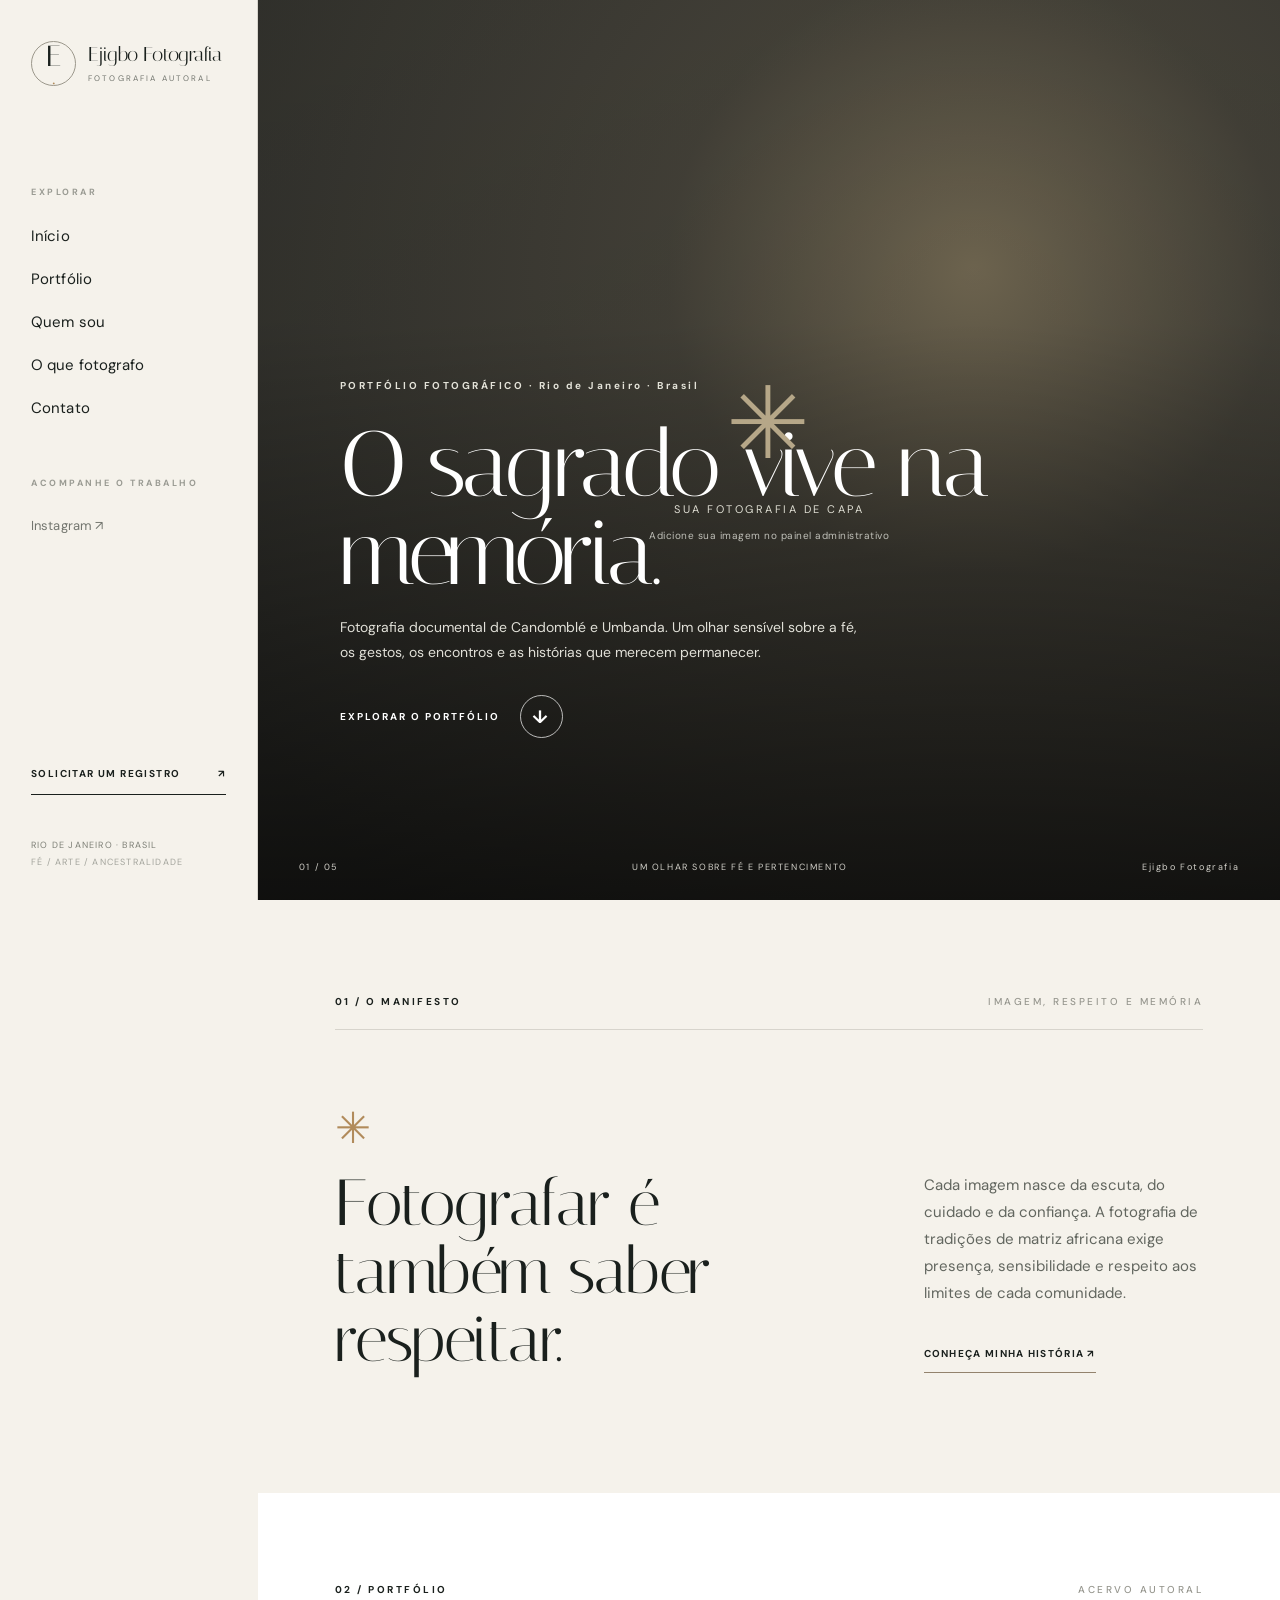
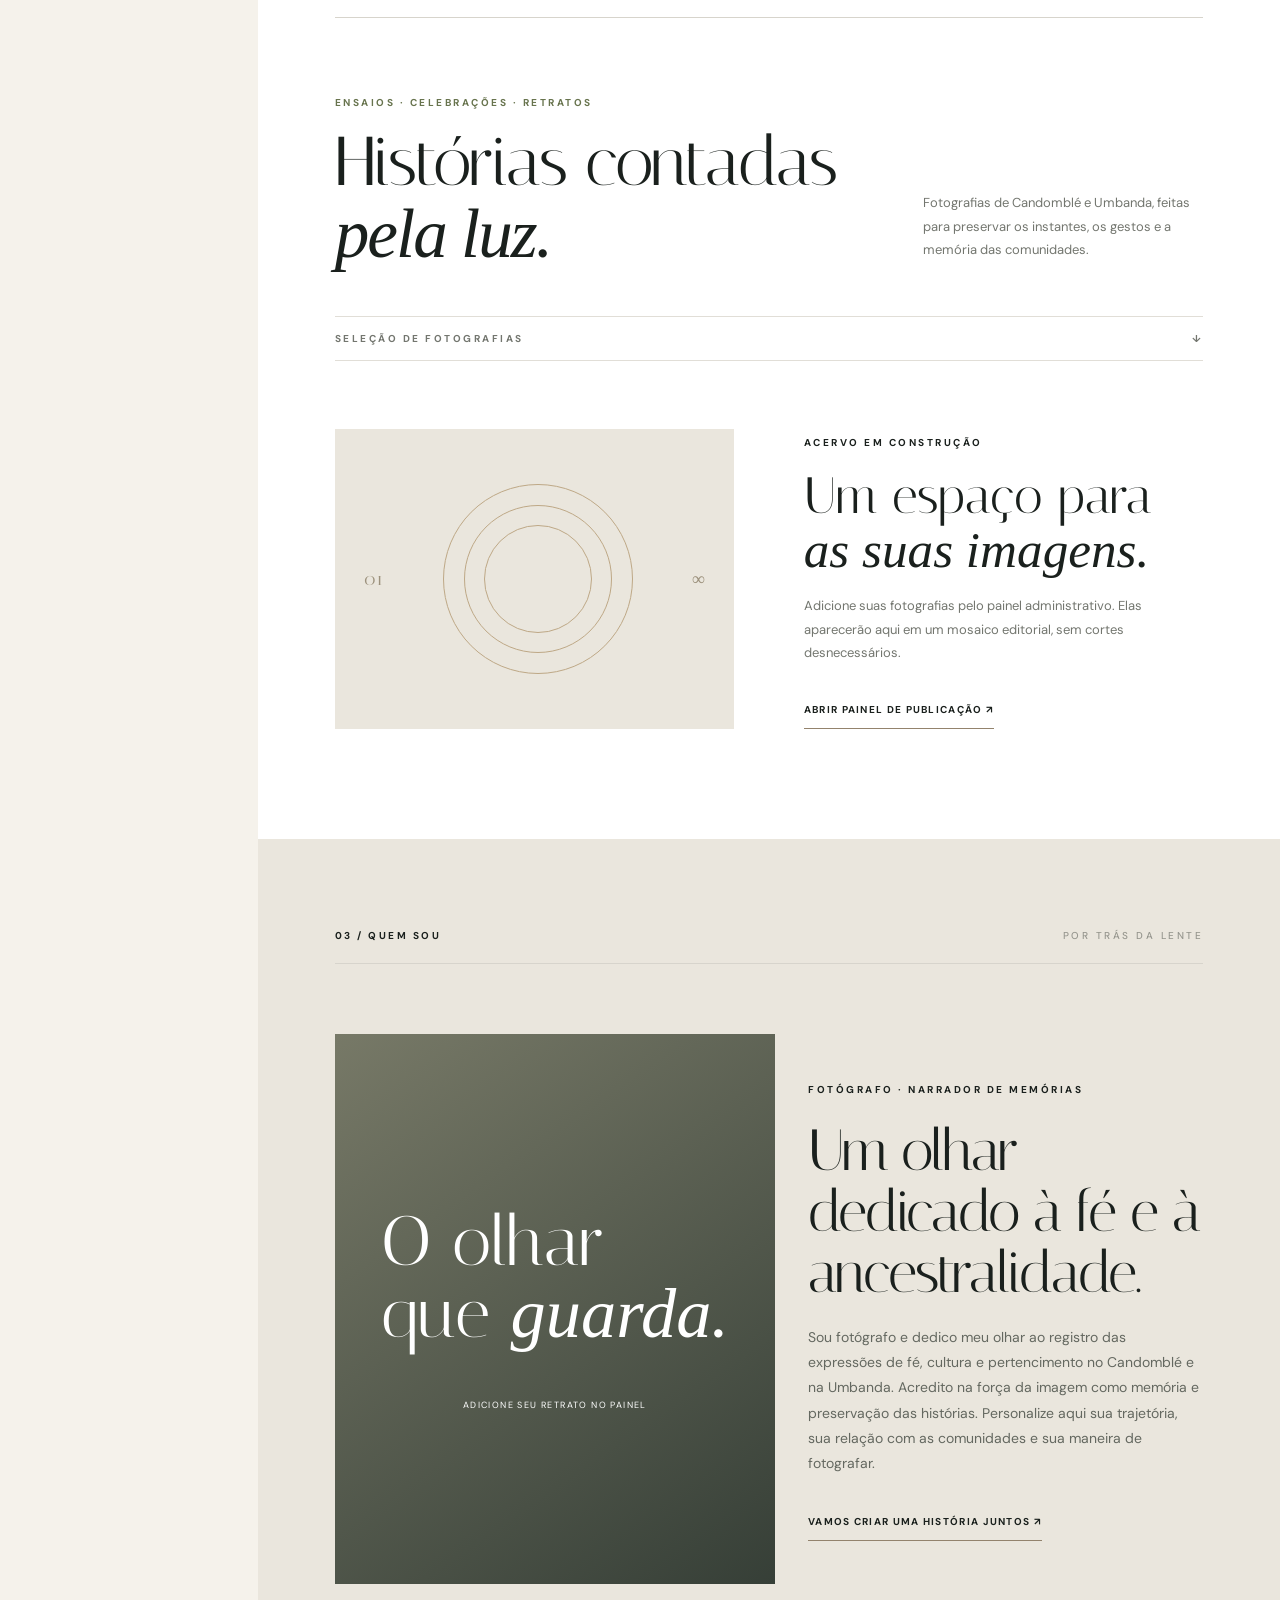
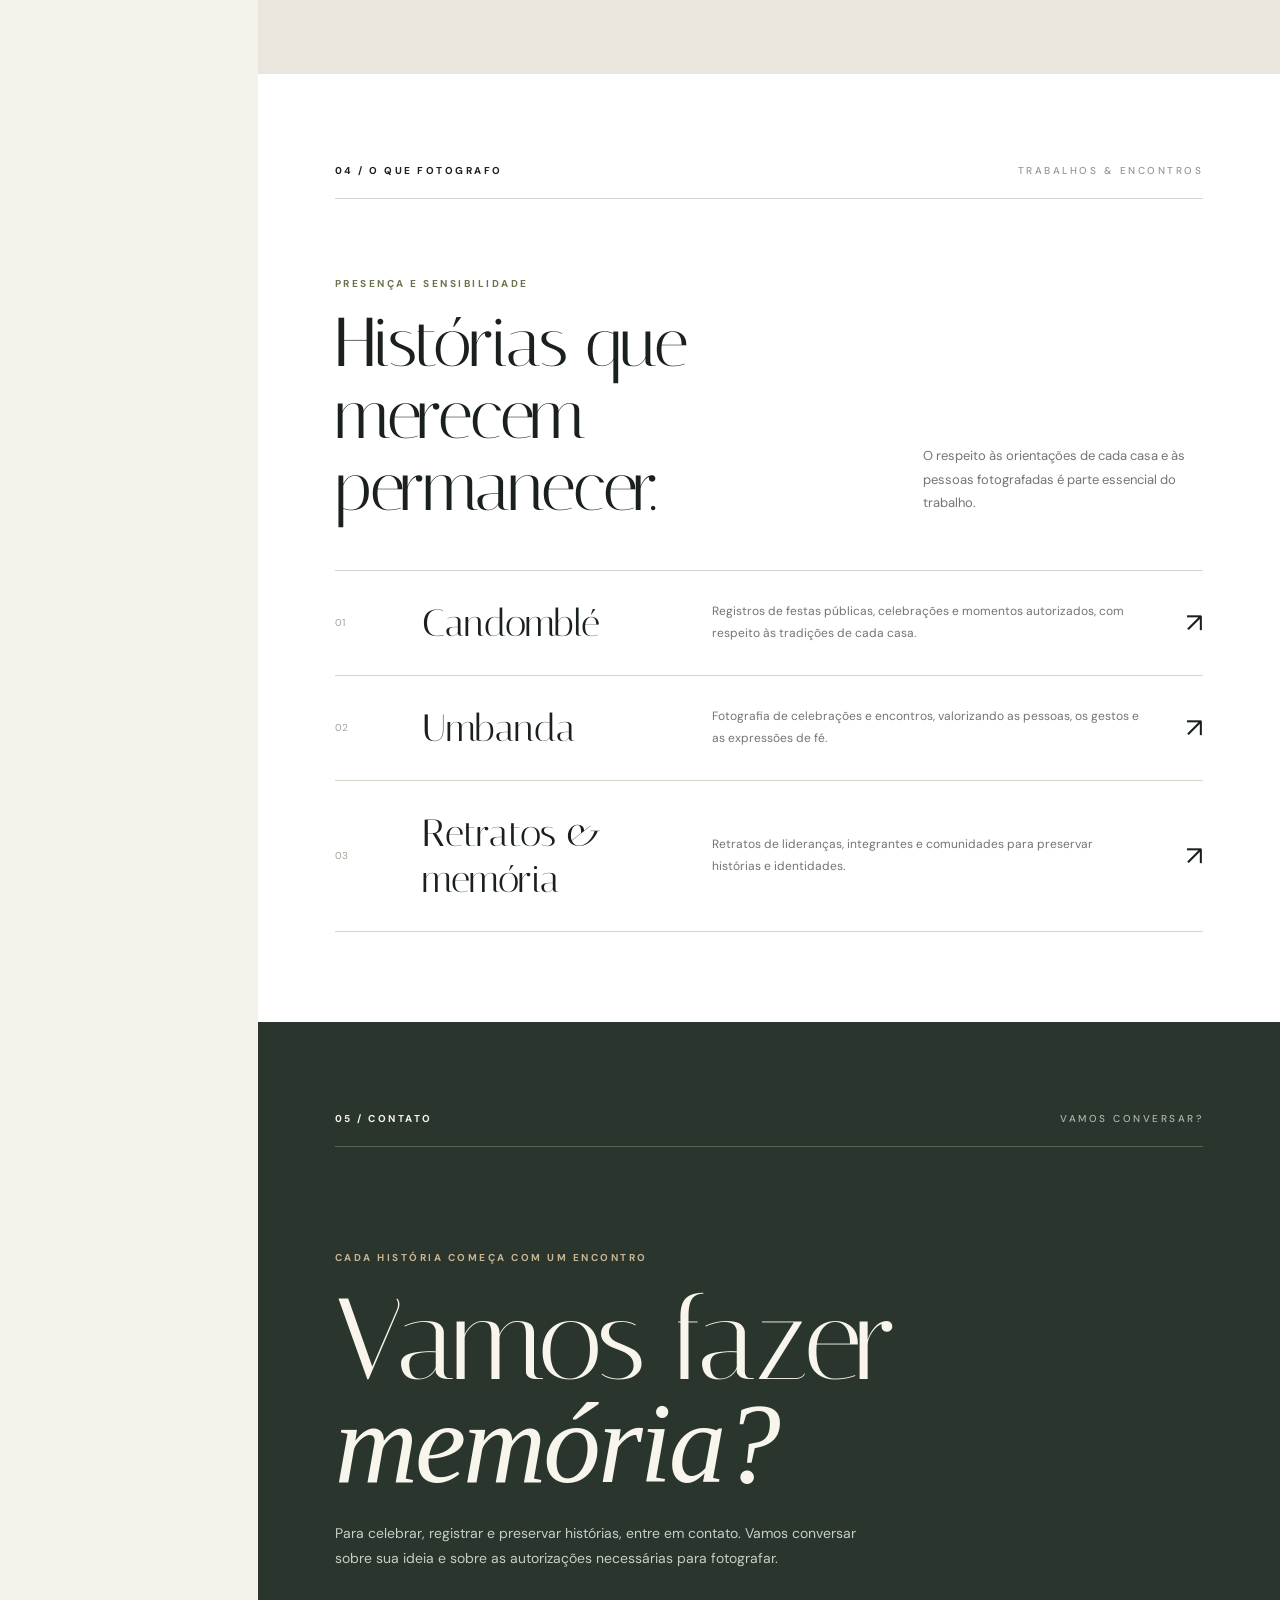
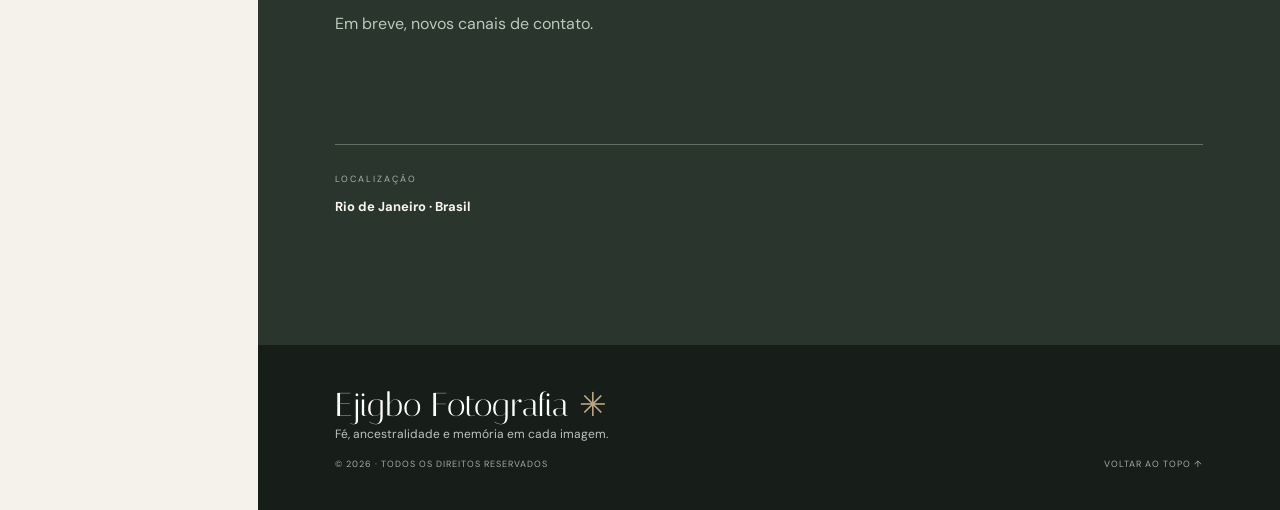
<file: index.html>
<!doctype html>
<html lang="pt-BR">
<head>
<meta charset="utf-8"><meta name="viewport" content="width=device-width,initial-scale=1">
<meta name="theme-color" content="#f5f2eb"><meta name="description" content="Ejigbo Fotografia — registros autorais de Candomblé, Umbanda, fé e ancestralidade.">
<title>Ejigbo Fotografia — O sagrado em imagens</title>
<link rel="preconnect" href="https://fonts.googleapis.com"><link rel="preconnect" href="https://fonts.gstatic.com" crossorigin>
<link href="https://fonts.googleapis.com/css2?family=DM+Sans:wght@400;500;600;700&family=Italiana&display=swap" rel="stylesheet">
<link rel="stylesheet" href="assets/style.css">
</head>
<body>
<a class="skip" href="#conteudo">Pular para o conteúdo</a>
<header class="header" id="topo">
 <a class="logo" href="#inicio" aria-label="Ejigbo Fotografia, voltar ao início"><span class="logo-symbol">E<span>·</span></span><span class="logo-name" data-site="studio">Ejigbo Fotografia<small>FOTOGRAFIA AUTORAL</small></span></a>
 <nav id="menu" aria-label="Navegação principal"><span class="menu-caption">EXPLORAR</span><a href="#inicio">Início</a><a href="#portfolio">Portfólio</a><a href="#sobre">Quem sou</a><a href="#servicos">O que fotografo</a><a href="#contato">Contato</a><span class="menu-caption social-caption">ACOMPANHE O TRABALHO</span><a class="nav-social" id="menu-instagram" href="#contato">Instagram ↗</a></nav>
 <a class="header-contact" href="#contato">SOLICITAR UM REGISTRO <span>↗</span></a>
 <button class="menu-toggle" aria-label="Abrir menu" aria-controls="menu" aria-expanded="false"><span></span><span></span></button>
 <div class="sidebar-foot">RIO DE JANEIRO · BRASIL<br><span>FÉ / ARTE / ANCESTRALIDADE</span></div>
</header>
<main id="conteudo">
<section class="hero" id="inicio">
 <div class="hero-photo" id="hero-photo"><div class="hero-empty"><span class="hero-empty-mark">✳</span><span>SUA FOTOGRAFIA DE CAPA</span><small>Adicione sua imagem no painel administrativo</small></div></div>
 <div class="hero-overlay"></div>
 <div class="hero-content"><span class="kicker">PORTFÓLIO FOTOGRÁFICO · <span id="hero-location">RIO DE JANEIRO</span></span><h1 data-site="hero_title">O sagrado vive na memória.</h1><p data-site="hero_text"></p><a class="hero-discover" href="#portfolio"><span>EXPLORAR O PORTFÓLIO</span><span class="circle-arrow">↓</span></a></div>
 <div class="hero-bottom"><span>01 / 05</span><span>UM OLHAR SOBRE FÉ E PERTENCIMENTO</span><span id="hero-studio">EJIGBO FOTOGRAFIA</span></div>
</section>
<section class="statement section-pad reveal" id="manifesto"><div class="section-top"><span class="eyebrow">01 / O MANIFESTO</span><span class="quiet">IMAGEM, RESPEITO E MEMÓRIA</span></div><div class="statement-grid"><div><span class="statement-asterisk">✳</span><h2 data-site="intro_title"></h2></div><div class="statement-description"><p data-site="intro_text"></p><a class="underlink" href="#sobre">CONHEÇA MINHA HISTÓRIA ↗</a></div></div></section>
<section class="work section-pad" id="portfolio"><div class="section-top"><span class="eyebrow">02 / PORTFÓLIO</span><span class="quiet">ACERVO AUTORAL</span></div><div class="section-heading"><div><span class="overline">ENSAIOS · CELEBRAÇÕES · RETRATOS</span><h2>Histórias contadas<br><em>pela luz.</em></h2></div><p>Fotografias de Candomblé e Umbanda, feitas para preservar os instantes, os gestos e a memória das comunidades.</p></div><div class="work-caption">SELEÇÃO DE FOTOGRAFIAS <span>↓</span></div><div class="filters" id="filters" aria-label="Filtrar fotografias"></div><div class="gallery" id="gallery"></div><div class="empty-gallery" id="empty-gallery"><div class="empty-art"><span>01</span><div class="empty-sun"></div><span>∞</span></div><div><span class="eyebrow">ACERVO EM CONSTRUÇÃO</span><h3>Um espaço para<br><em>as suas imagens.</em></h3><p>Adicione suas fotografias pelo painel administrativo. Elas aparecerão aqui em um mosaico editorial, sem cortes desnecessários.</p><a class="underlink" href="admin.html">ABRIR PAINEL DE PUBLICAÇÃO ↗</a></div></div></section>
<section class="about section-pad" id="sobre"><div class="section-top"><span class="eyebrow">03 / QUEM SOU</span><span class="quiet">POR TRÁS DA LENTE</span></div><div class="about-grid"><div class="about-image" id="about-image"><div class="about-placeholder"><span>O olhar<br>que <em>guarda.</em></span><small>ADICIONE SEU RETRATO NO PAINEL</small></div></div><div class="about-copy"><span class="eyebrow">FOTÓGRAFO · NARRADOR DE MEMÓRIAS</span><h2 data-site="about_title"></h2><p data-site="about_text"></p><a class="underlink" href="#contato">VAMOS CRIAR UMA HISTÓRIA JUNTOS ↗</a></div></div></section>
<section class="services section-pad" id="servicos"><div class="section-top"><span class="eyebrow">04 / O QUE FOTOGRAFO</span><span class="quiet">TRABALHOS & ENCONTROS</span></div><div class="section-heading"><div><span class="overline">PRESENÇA E SENSIBILIDADE</span><h2 data-site="services_title"></h2></div><p>O respeito às orientações de cada casa e às pessoas fotografadas é parte essencial do trabalho.</p></div><div class="service-grid" id="service-grid"></div></section>
<section class="contact section-pad" id="contato"><div class="section-top"><span class="eyebrow">05 / CONTATO</span><span class="quiet">VAMOS CONVERSAR?</span></div><span class="contact-kicker">CADA HISTÓRIA COMEÇA COM UM ENCONTRO</span><h2>Vamos fazer<br><em>memória?</em></h2><p>Para celebrar, registrar e preservar histórias, entre em contato. Vamos conversar sobre sua ideia e sobre as autorizações necessárias para fotografar.</p><div class="contact-actions" id="contact-actions"></div><div class="contact-details" id="contact-details"></div></section>
</main>
<footer class="footer"><a class="footer-brand" href="#inicio"><span id="footer-studio">Ejigbo Fotografia</span><span> ✳</span></a><p data-site="tagline"></p><div><span>© <span class="year"></span> · TODOS OS DIREITOS RESERVADOS</span><a href="#topo">VOLTAR AO TOPO ↑</a></div></footer>
<div class="lightbox" id="lightbox" role="dialog" aria-modal="true" aria-label="Fotografia ampliada" hidden><button class="close-lightbox" aria-label="Fechar">×</button><button class="lightbox-arrow prev" aria-label="Fotografia anterior">‹</button><figure><img alt=""><figcaption></figcaption></figure><button class="lightbox-arrow next" aria-label="Próxima fotografia">›</button></div>
<script src="assets/public.js" defer></script>
</body></html>
</file>
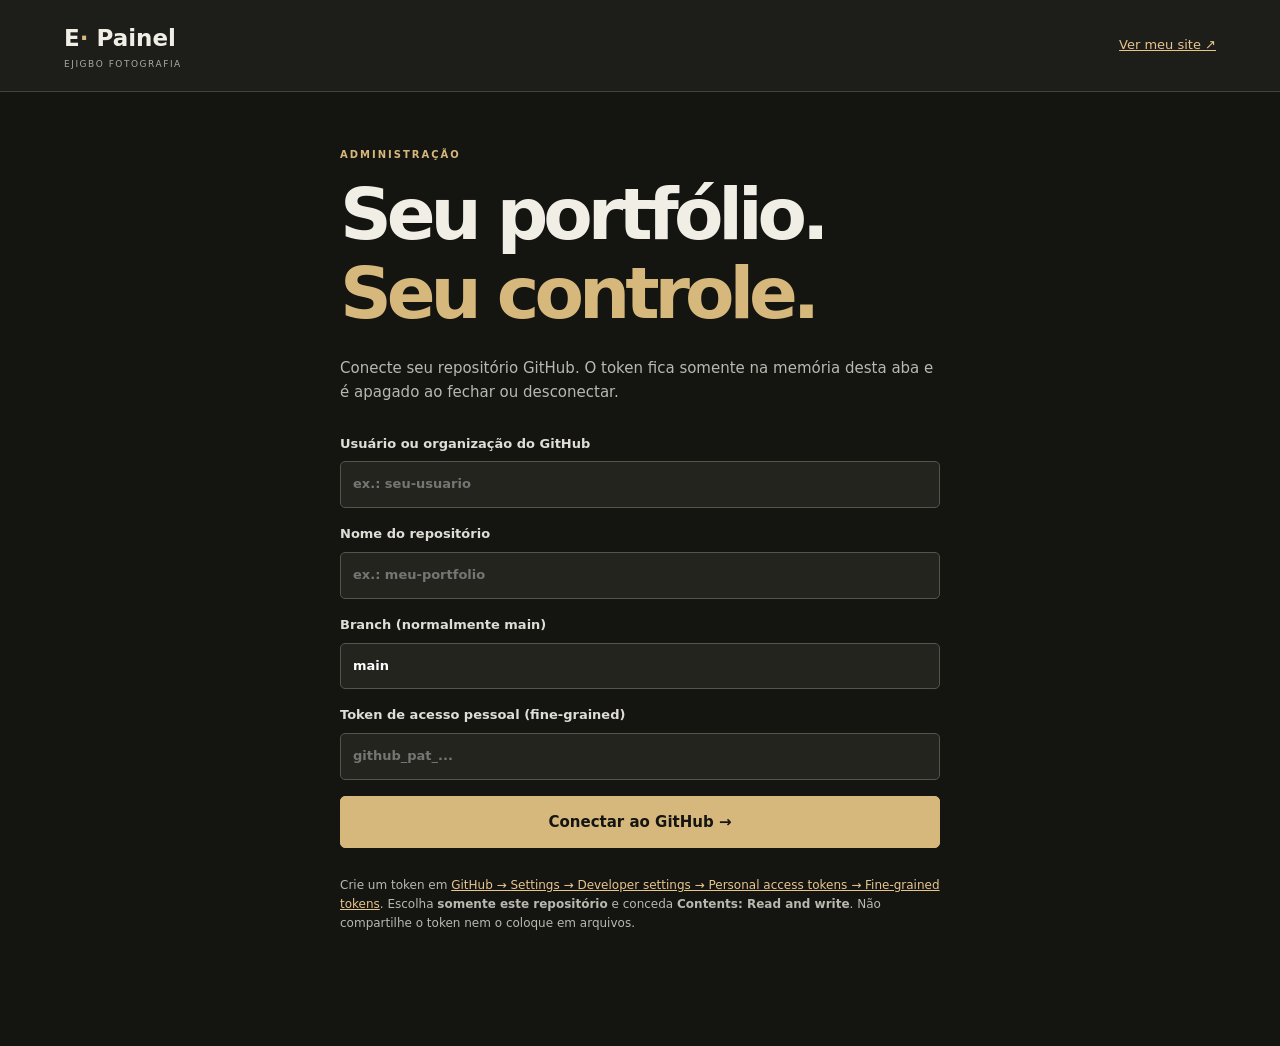
<file: admin.html>
<!doctype html><html lang="pt-BR"><head><meta charset="utf-8"><meta name="viewport" content="width=device-width,initial-scale=1"><meta name="robots" content="noindex,nofollow"><title>Painel — Ejigbo Fotografia</title><link rel="stylesheet" href="assets/painel.css"></head><body><header class="top"><div><b>E<span>·</span> Painel</b><small>Ejigbo Fotografia</small></div><a href="./" target="_blank" rel="noopener noreferrer">Ver meu site ↗</a></header><main><section class="login" id="login"><div class="eyebrow">ADMINISTRAÇÃO</div><h1>Seu portfólio.<br><em>Seu controle.</em></h1><p>Conecte seu repositório GitHub. O token fica somente na memória desta aba e é apagado ao fechar ou desconectar.</p><form id="login-form"><label>Usuário ou organização do GitHub<input id="owner" placeholder="ex.: seu-usuario" required autocomplete="off" spellcheck="false"></label><label>Nome do repositório<input id="repo" placeholder="ex.: meu-portfolio" required autocomplete="off" spellcheck="false"></label><label>Branch (normalmente main)<input id="branch" value="main" required autocomplete="off" spellcheck="false"></label><label>Token de acesso pessoal (fine-grained)<input id="token" type="password" required placeholder="github_pat_..." autocomplete="off"></label><button class="primary" type="submit">Conectar ao GitHub →</button></form><p class="tip">Crie um token em <a href="https://github.com/settings/personal-access-tokens/new" target="_blank" rel="noopener noreferrer">GitHub → Settings → Developer settings → Personal access tokens → Fine-grained tokens</a>. Escolha <strong>somente este repositório</strong> e conceda <strong>Contents: Read and write</strong>. Não compartilhe o token nem o coloque em arquivos.</p></section>
<section id="panel" hidden><div class="head"><div><div class="eyebrow">PAINEL DE PUBLICAÇÃO</div><h1>Meu estúdio<span>.</span></h1><p id="repo-label"></p></div><button id="disconnect" class="secondary">Desconectar</button></div><div id="status" aria-live="polite"></div><nav class="tabs" aria-label="Seções do painel"><button type="button" class="active" data-tab="general">Página inicial</button><button type="button" data-tab="about">Quem sou</button><button type="button" data-tab="services">Serviços</button><button type="button" data-tab="contact">Contatos</button><button type="button" data-tab="photos">Fotografias</button></nav><form id="site-form"><section class="tab" data-section="general"><h2>Identidade e página inicial</h2><div class="fields"><label>Nome do estúdio<input name="studio"></label><label>Frase de assinatura<input name="tagline"></label><label>Título da capa<textarea name="hero_title" rows="2"></textarea></label><label>Texto da capa<textarea name="hero_text" rows="3"></textarea></label><label>Título da introdução<input name="intro_title"></label><label>Texto da introdução<textarea name="intro_text" rows="3"></textarea></label></div><label class="filelabel">Foto de capa <input type="file" id="hero-upload" accept="image/jpeg,image/png,image/webp"></label><div id="hero-current" class="preview"></div><button class="secondary" id="remove-hero" type="button">Remover seleção de capa</button></section>
<section class="tab" data-section="about" hidden><h2>Quem sou</h2><div class="fields"><label>Título<input name="about_title"></label><label>Minha biografia<textarea name="about_text" rows="9"></textarea></label></div><label class="filelabel">Meu retrato <input type="file" id="about-upload" accept="image/jpeg,image/png,image/webp"></label><div id="about-current" class="preview"></div><button class="secondary" id="remove-about" type="button">Remover retrato</button></section>
<section class="tab" data-section="services" hidden><h2>Serviços fotográficos</h2><label>Título da seção<input name="services_title"></label><div id="services-fields"></div></section>
<section class="tab" data-section="contact" hidden><h2>Contato e redes sociais</h2><div class="fields"><label>Cidade e local de atendimento<input name="location"></label><label>Telefone (com DDD)<input name="phone" placeholder="(21) 99999-9999"></label><label>WhatsApp com DDD e país<input name="whatsapp" placeholder="5521999999999"></label><label>Instagram (usuário ou URL)<input name="instagram" placeholder="@seuinstagram"></label><label>E-mail profissional<input name="email" type="email"></label></div></section>
<section class="tab" data-section="photos" hidden><h2>Adicionar fotografias</h2><p class="hint"><strong>Importante:</strong> publique somente imagens autorizadas, respeitando pessoas, comunidades e momentos que não devem ser fotografados.</p><p class="hint">Use JPG, PNG ou WebP. As imagens são reduzidas antes da publicação para carregar mais rápido. As fotos publicadas ficam visíveis ao público.</p><div class="fields"><label>Selecione as fotografias<input type="file" id="photo-files" accept="image/jpeg,image/png,image/webp" multiple></label><label>Categoria<input id="photo-category" placeholder="Ex.: Candomblé, Umbanda, Retratos"></label><label>Título (opcional)<input id="photo-title" placeholder="Ex.: Celebração e memória"></label><label>Legenda (opcional)<input id="photo-caption"></label></div><button class="primary" type="button" id="upload-photos">Enviar fotografias ao GitHub</button><p class="hint">Cada imagem cria uma publicação no repositório. Após enviar, clique em “Publicar alterações” para atualizar a galeria.</p><h2 class="space">Gerenciar portfólio</h2><div id="photo-list"></div></section>
<div class="save"><p>As alterações só aparecem no site depois de publicar. A atualização do GitHub Pages pode levar alguns minutos.</p><button class="primary" type="submit" id="save">Publicar alterações →</button></div></form></section></main><script src="assets/painel.js" defer></script></body></html>
</file>
<file: assets/style.css>
:root{--paper:#f5f2eb;--white:#fff;--ink:#1a201d;--muted:#73766f;--line:#d7d4cc;--olive:#68744e;--gold:#b18b5b;--sidebar:258px;--sans:'DM Sans',Arial,sans-serif;--display:'Italiana',Georgia,serif}
*{box-sizing:border-box}html{scroll-behavior:smooth}body{margin:0;background:var(--paper);color:var(--ink);font-family:var(--sans);-webkit-font-smoothing:antialiased}a{color:inherit;text-decoration:none}button{font:inherit}img{display:block;max-width:100%}p{line-height:1.8}::selection{background:#d9c5a5;color:#1a201d}[hidden]{display:none!important}.skip{position:fixed;top:-100px;left:10px;background:#fff;padding:12px;z-index:999}.skip:focus{top:10px}h1,h2,h3,p{margin-top:0}h1,h2,h3{font-weight:400}em{font-style:italic;font-family:Georgia,serif;font-weight:400}
.header{width:var(--sidebar);height:100vh;position:fixed;left:0;top:0;z-index:50;background:var(--paper);padding:41px 31px 29px;display:flex;flex-direction:column;border-right:1px solid var(--line)}.logo{display:flex;align-items:center;gap:12px}.logo-symbol{width:45px;height:45px;border:1px solid #9b978b;border-radius:50%;display:grid;place-items:center;font:29px var(--display);line-height:1}.logo-symbol span{color:var(--gold)}.logo-name{font-family:var(--display);font-size:20px;line-height:1.05;letter-spacing:-.6px}.logo-name small{font:8px var(--sans);letter-spacing:2.15px;display:block;margin-top:8px;color:var(--muted)}nav{display:flex;flex-direction:column;gap:23px;margin-top:100px}nav a{font:15px var(--sans);letter-spacing:.1px;transition:color .2s,transform .2s}nav a:hover{color:var(--gold);transform:translateX(5px)}.menu-caption{font:9px var(--sans);font-weight:700;letter-spacing:2.5px;color:#9a9b93;margin-bottom:5px}.social-caption{margin-top:36px}.nav-social{font-size:13px;color:var(--muted)}.header-contact{margin-top:auto;font:10px var(--sans);font-weight:700;letter-spacing:1.4px;border-bottom:1px solid var(--ink);padding-bottom:14px;display:flex;justify-content:space-between}.sidebar-foot{font-size:9px;line-height:1.9;letter-spacing:1.2px;margin-top:42px;color:#7d7f76}.sidebar-foot span{color:#a3a49c}.menu-toggle{display:none}
main,.footer{margin-left:var(--sidebar)}.hero{min-height:780px;height:100svh;max-height:1100px;position:relative;overflow:hidden;background:#302f2a;color:white}.hero-photo{position:absolute;inset:0;background:#403c35 center/cover no-repeat}.hero-photo:before{content:'';position:absolute;inset:0;background:radial-gradient(circle at 70% 30%,#8f8264 0%,#49473d 32%,#292b28 90%);opacity:.7}.hero-empty{position:absolute;inset:0;display:flex;align-items:center;justify-content:center;flex-direction:column;gap:13px;text-align:center;letter-spacing:2.5px;font-size:11px;color:#dfded3;z-index:1}.hero-empty-mark{font-size:100px;font-weight:200;color:#b6a788}.hero-empty small{font-size:10px;letter-spacing:.5px;color:#c0c0b9}.hero-photo[style*="background-image"]:before,.hero-photo[style*="background-image"] .hero-empty{display:none}.hero-overlay{position:absolute;inset:0;background:linear-gradient(180deg,rgba(0,0,0,.08) 5%,rgba(0,0,0,.10) 36%,rgba(0,0,0,.68) 100%);pointer-events:none}.hero-content{position:absolute;left:8%;right:8%;bottom:18%;max-width:900px}.kicker,.overline,.eyebrow,.quiet,.work-caption,.contact-kicker{font-size:10px;letter-spacing:2.5px;font-weight:700}.kicker{color:#e4e3d9}.hero h1{font:clamp(72px,7.3vw,150px)/.94 var(--display);letter-spacing:-3.8px;max-width:1020px;margin:27px 0 18px}.hero-content p{font-size:14px;line-height:1.75;color:#e1e0d8;max-width:530px;margin-bottom:31px}.hero-discover{display:inline-flex;align-items:center;gap:20px;font:10px var(--sans);font-weight:700;letter-spacing:2px}.circle-arrow{width:43px;height:43px;border:1px solid rgba(255,255,255,.7);border-radius:50%;display:grid;place-items:center;font-size:18px;transition:transform .2s}.hero-discover:hover .circle-arrow{transform:translateY(5px)}.hero-bottom{position:absolute;bottom:27px;left:4%;right:4%;display:flex;justify-content:space-between;gap:20px;color:#d2d0c9;font-size:9px;letter-spacing:1.6px}
.section-pad{padding:90px clamp(35px,6vw,125px)}.section-top{display:flex;justify-content:space-between;align-items:center;gap:15px;padding-bottom:21px;border-bottom:1px solid var(--line)}.quiet{font-weight:500;color:#96968e}.statement{background:#f5f2eb;padding-top:95px;padding-bottom:120px}.statement-grid{display:grid;grid-template-columns:1.3fr .7fr;align-items:end;gap:8%;padding-top:70px}.statement-asterisk{font-size:43px;color:var(--gold)}.statement h2{font:clamp(45px,5.1vw,92px)/1.04 var(--display);letter-spacing:-1px;margin:13px 0 0;max-width:750px}.statement-description p{font-size:15px;color:#62665f}.underlink{display:inline-block;margin-top:25px;padding-bottom:12px;border-bottom:1px solid #93836d;font-size:10px;letter-spacing:1.3px;font-weight:700}.underlink:hover{color:var(--gold)}.reveal{opacity:0;transform:translateY(25px);transition:opacity .7s,transform .7s}.reveal.is-visible{opacity:1;transform:none}
.work{background:#fff;padding-bottom:110px}.section-heading{display:grid;grid-template-columns:1fr 280px;align-items:end;gap:30px;margin:72px 0 47px}.section-heading h2{font:clamp(51px,5.4vw,94px)/1.04 var(--display);letter-spacing:-2px;margin:15px 0 0}.section-heading p{font-size:13px;color:var(--muted);margin:0 0 8px}.overline{color:var(--olive)}.work-caption{display:flex;justify-content:space-between;border-top:1px solid #e1ded7;border-bottom:1px solid #e1ded7;padding:15px 0;color:var(--muted)}.filters{display:flex;flex-wrap:wrap;gap:9px;margin:25px 0 32px}.filter{border:1px solid #d5d3cc;background:transparent;padding:10px 17px;font-size:11px;cursor:pointer;transition:background .2s}.filter.active,.filter:hover{background:var(--ink);color:white;border-color:var(--ink)}.gallery{display:grid;grid-template-columns:repeat(12,1fr);gap:14px;align-items:start}.gallery-item{grid-column:span 4;min-width:0;position:relative;border:0;padding:0;aspect-ratio:3/4;background:#ddd7cd;overflow:hidden;cursor:zoom-in}.gallery-item.wide{grid-column:span 8;aspect-ratio:1.58}.gallery-item:nth-child(7n+4){grid-column:span 5;aspect-ratio:4/5}.gallery-item:nth-child(7n+5){grid-column:span 7;aspect-ratio:7/5}.gallery-item img{width:100%;height:100%;object-fit:cover;transition:transform .75s ease}.gallery-item:hover img{transform:scale(1.045)}.gallery-overlay{display:flex;justify-content:space-between;align-items:flex-end;position:absolute;inset:0;padding:22px;color:white;background:linear-gradient(transparent 60%,rgba(0,0,0,.68));opacity:0;transition:opacity .3s;text-align:left}.gallery-item:hover .gallery-overlay,.gallery-item:focus-visible .gallery-overlay{opacity:1}.gallery-overlay span:first-child{display:flex;flex-direction:column;gap:6px}.gallery-overlay small{font-size:9px;letter-spacing:1px;text-transform:uppercase}.gallery-overlay strong{font:25px var(--display)}.expand{font-size:26px}.empty-gallery{display:grid;grid-template-columns:1fr 1fr;gap:8%;align-items:center;padding:68px 0 0}.empty-art{aspect-ratio:4/3;background:#eae6dd;display:flex;align-items:center;justify-content:space-around;position:relative;overflow:hidden;color:#9c917c;font:18px var(--display)}.empty-sun{width:190px;height:190px;border:1px solid #bea886;border-radius:50%;position:relative}.empty-sun:before,.empty-sun:after{content:'';position:absolute;inset:20px;border:1px solid #bea886;border-radius:50%}.empty-sun:after{inset:40px}.empty-gallery h3{font:clamp(45px,4vw,71px)/1.05 var(--display);margin:18px 0}.empty-gallery p{color:var(--muted);font-size:13px}
.about{background:#eae6dd}.about-grid{display:grid;grid-template-columns:1fr 1fr;gap:9%;align-items:center;padding-top:70px}.about-image{position:relative;min-height:550px;aspect-ratio:4/5;background:#5d6055;overflow:hidden}.about-image>img{height:100%;width:100%;position:absolute;inset:0;object-fit:cover}.about-placeholder{position:absolute;inset:0;background:linear-gradient(145deg,#777967,#363f37);display:flex;flex-direction:column;justify-content:center;align-items:center;gap:50px;color:#fff}.about-placeholder>span{font:clamp(53px,5.5vw,90px)/1 var(--display)}.about-placeholder small{font-size:9px;letter-spacing:1.4px}.about-stamp{position:absolute;bottom:20px;left:20px;color:white;font-size:10px;letter-spacing:2px}.about-copy h2{font:clamp(49px,4.5vw,83px)/1.06 var(--display);letter-spacing:-2px;margin:22px 0}.about-copy p{font-size:14px;color:#646860;max-width:490px}.services{background:#fff}.service-grid{border-top:1px solid var(--line)}.service{display:grid;grid-template-columns:65px 1fr 1.6fr 40px;align-items:center;gap:22px;padding:29px 0;border-bottom:1px solid var(--line)}.service-number{font:10px var(--sans);color:#a2a198}.service-symbol{display:none}.service h3{font:clamp(27px,3vw,46px) var(--display);margin:0}.service p{font-size:12px;color:var(--muted);margin:0}.service a{text-align:right;font-size:27px}.contact{background:#29352d;color:#f7f5ec;padding-bottom:130px}.contact .section-top{border-color:#576156}.contact .quiet{color:#aeb4ac}.contact-kicker{display:block;margin-top:104px;color:#c8b591}.contact h2{font:clamp(75px,9vw,165px)/.9 var(--display);letter-spacing:-3px;margin:25px 0}.contact>p{max-width:540px;color:#c7cec6;font-size:14px}.contact-actions{display:flex;gap:13px;flex-wrap:wrap;margin-top:42px}.button{display:inline-flex;align-items:center;gap:25px;padding:18px 24px;border:1px solid #dfddd4;font-size:10px;font-weight:700;letter-spacing:1.1px}.button-gold{background:#c7b18e;border-color:#c7b18e;color:#1f241e}.button-outline.light{color:white}.button:hover{transform:translateY(-2px)}.pending{color:#bcc8bd}.contact-details{display:flex;justify-content:space-between;gap:18px;flex-wrap:wrap;border-top:1px solid #647064;margin-top:110px;padding-top:28px}.contact-details>div{display:flex;flex-direction:column;gap:13px}.contact-details span{color:#a9b3a9;font-size:9px;letter-spacing:2px}.contact-details strong,.contact-details a{font-size:13px}.footer{background:#171e1a;color:#fff;padding:40px clamp(35px,6vw,125px)}.footer-brand{font:33px var(--display)}.footer-brand span:last-child{color:#bca680}.footer p{font-size:12px;color:#bfc2bc}.footer>div{display:flex;gap:20px;justify-content:space-between;color:#a5aaa4;font-size:9px;letter-spacing:1px}
.lightbox{position:fixed;inset:0;background:rgba(13,16,13,.96);z-index:100;display:flex;align-items:center;justify-content:center;color:white;padding:65px 75px}.lightbox figure{margin:0;display:flex;flex-direction:column;align-items:center;gap:13px;max-width:100%;max-height:100%}.lightbox figure img{max-height:77vh;max-width:85vw;object-fit:contain}.lightbox figcaption{font-size:12px;text-align:center;color:#ddd}.lightbox button{position:absolute;color:white;background:none;border:none;cursor:pointer}.close-lightbox{top:18px;right:30px;font-size:45px}.lightbox-arrow{top:50%;font-size:50px}.lightbox-arrow.prev{left:20px}.lightbox-arrow.next{right:20px}.no-scroll{overflow:hidden}
@media(max-width:1150px){:root{--sidebar:215px}.header{padding:30px 23px}.logo-name{font-size:17px}.section-pad{padding:70px 45px}.hero h1{font-size:clamp(67px,7.2vw,110px)}.section-heading{grid-template-columns:1fr 220px}.about-image{min-height:440px}}
@media(max-width:780px){:root{--sidebar:0px}.header{height:74px;width:100%;padding:12px 18px;flex-direction:row;align-items:center;border-bottom:1px solid var(--line)}.logo-symbol{width:38px;height:38px;font-size:25px}.logo-name{font-size:17px}.logo-name small{font-size:7px}.header nav{display:none;position:absolute;top:74px;left:0;right:0;margin:0;padding:32px 25px 40px;background:var(--paper);box-shadow:0 12px 24px #0002;gap:19px}.header nav.open{display:flex}.header-contact,.sidebar-foot{display:none}.menu-toggle{display:flex;flex-direction:column;justify-content:center;gap:6px;border:0;background:none;margin-left:auto;padding:12px;cursor:pointer}.menu-toggle span{height:1px;width:25px;background:var(--ink)}main,.footer{margin-left:0}.hero{height:calc(100svh - 74px);min-height:610px;margin-top:74px}.hero-content{bottom:19%;left:7%;right:7%}.hero h1{font-size:clamp(62px,12.5vw,110px);letter-spacing:-1.4px}.hero-bottom{font-size:8px}.hero-bottom span:nth-child(2){display:none}.section-pad{padding:63px 22px}.section-top .quiet{display:none}.statement-grid,.about-grid,.empty-gallery{grid-template-columns:1fr;gap:35px}.statement-grid{padding-top:35px}.statement h2{font-size:clamp(51px,10vw,82px)}.section-heading{grid-template-columns:1fr;gap:18px;margin:46px 0 30px}.section-heading h2{font-size:clamp(50px,10vw,75px)}.section-heading p{max-width:500px}.gallery{gap:9px}.gallery-item,.gallery-item.wide,.gallery-item:nth-child(7n+4),.gallery-item:nth-child(7n+5){grid-column:span 6;aspect-ratio:3/4}.gallery-item:nth-child(5n+1){grid-column:span 12;aspect-ratio:4/3}.gallery-overlay{opacity:1;padding:12px}.gallery-overlay strong{font-size:19px}.about-image{min-height:400px;max-height:620px}.service{grid-template-columns:28px 1fr 25px;gap:12px}.service p{grid-column:2/3;grid-row:2}.service a{grid-column:3;grid-row:1}.contact h2{font-size:clamp(67px,14vw,110px)}.contact-kicker{margin-top:70px}.contact-details{margin-top:70px}.footer{padding:38px 22px}.footer>div{flex-direction:column}}
@media(prefers-reduced-motion:reduce){html{scroll-behavior:auto}.reveal{opacity:1;transform:none;transition:none}.gallery-item img,.button,.hero-discover .circle-arrow{transition:none}}
</file>
<file: assets/painel.css>
*{box-sizing:border-box}body{margin:0;font:15px/1.6 system-ui,-apple-system,Segoe UI,sans-serif;color:#f1eee6;background:#141411}button,input,textarea{font:inherit}button{cursor:pointer}a{color:#e7c58e}.top{padding:20px clamp(20px,5vw,80px);background:#1d1d19;border-bottom:1px solid #45443c;display:flex;justify-content:space-between;align-items:center;gap:12px}.top b{font-size:23px}.top b span,.head h1 span{color:#d6b87c}.top small{display:block;letter-spacing:.17em;text-transform:uppercase;font-size:9px;color:#aaa}.top a{font-size:13px}main{max-width:1130px;margin:auto;padding:55px 24px 100px}.login{max-width:600px;margin:auto}.eyebrow{letter-spacing:.2em;color:#d6b87c;font-size:10px;font-weight:800}.login h1,.head h1{font-size:clamp(43px,6vw,72px);line-height:1.1;letter-spacing:-.07em;margin:12px 0 22px}.login h1 em{font-style:normal;color:#d6b87c}.login p,.head p,.save p,.hint{color:#b9b8b0}.login form{margin-top:30px;display:grid;gap:16px}label{display:flex;flex-direction:column;gap:7px;color:#dfded6;font-weight:600;font-size:13px}input,textarea{background:#24241f;border:1px solid #55544b;color:white;border-radius:5px;min-height:46px;padding:12px;width:100%}textarea{resize:vertical}input[type=file]{font-size:12px}.primary,.secondary{border-radius:5px;padding:13px 19px;font-weight:750;border:1px solid #666}.primary{background:#d6b87c;color:#151512;border-color:#d6b87c}.secondary{background:#24241f;color:white}.primary:disabled,.secondary:disabled{opacity:.5;cursor:wait}.tip{font-size:12px;margin-top:28px}.head{display:flex;justify-content:space-between;align-items:center;gap:12px}.head h1{margin:5px 0}.tabs{display:flex;flex-wrap:wrap;gap:8px;margin:35px 0 25px}.tabs button{border:1px solid #59584c;color:#e4e1d6;background:transparent;padding:12px 15px;border-radius:4px}.tabs button.active{background:#d6b87c;color:#171611;border-color:#d6b87c}h2{font-size:25px;letter-spacing:-.04em}.tab{min-height:260px}.tab[hidden],#panel[hidden],#login[hidden]{display:none}.fields{display:grid;grid-template-columns:repeat(2,minmax(0,1fr));gap:20px}.fields label:has(textarea){grid-column:1/-1}.filelabel{margin-top:22px;max-width:450px}.preview{margin:18px 0}.preview img{width:180px;height:120px;object-fit:cover;border:1px solid #777;border-radius:5px}#services-fields{display:grid;gap:22px;margin-top:18px}.service-edit{padding:18px;border:1px solid #4b4a41;display:grid;grid-template-columns:1fr 2fr;gap:15px}.save{border-top:1px solid #58564c;margin-top:35px;padding-top:25px;display:flex;justify-content:space-between;align-items:center;gap:18px}.save p{font-size:12px;max-width:580px}#status:not(:empty){padding:15px;margin:22px 0;background:#292922;border-left:3px solid #d6b87c;white-space:pre-wrap}.photo-row{display:flex;gap:20px;align-items:center;padding:15px;border-bottom:1px solid #45453e}.photo-row img{height:90px;width:110px;object-fit:cover}.photo-data{flex:1;display:grid;grid-template-columns:1fr 1fr;gap:8px}.photo-row button{background:#3d2723;border:1px solid #9e5f4c;color:#fff;padding:10px}.space{margin-top:40px}@media(max-width:680px){.fields,.service-edit,.photo-data{grid-template-columns:1fr}.photo-row{flex-wrap:wrap}.save,.head{align-items:flex-start;flex-direction:column}}
</file>
